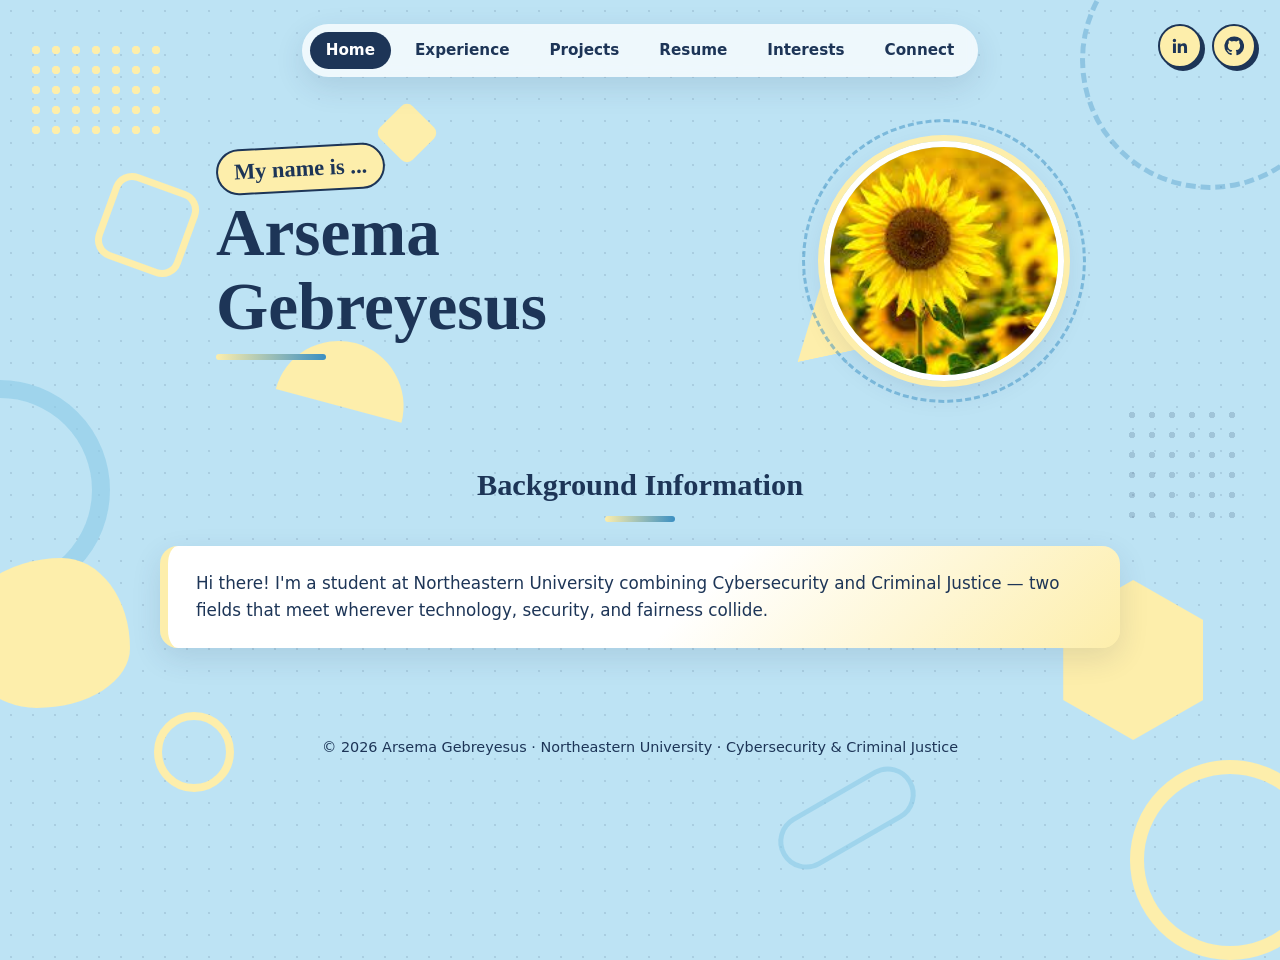
<file: index.html>
<!DOCTYPE html>
<html lang="en">

<head>
  <meta charset="utf-8">
  <meta name="viewport" content="width=device-width, initial-scale=1">
  <title>Arsema's Website</title>
  <link rel="stylesheet" href="styles.css">
</head>

<body>

  <div class="shape shape-ring"></div>
  <div class="shape shape-ring-dashed"></div>
  <div class="shape shape-ring-small"></div>
  <div class="shape shape-square"></div>
  <div class="shape shape-hex"></div>
  <div class="shape shape-dots"></div>
  <div class="shape shape-triangle"></div>
  <div class="shape shape-pill"></div>
  <div class="shape shape-blob"></div>
  <div class="shape shape-ring-yellow"></div>
  <div class="shape shape-diamond"></div>
  <div class="shape shape-half"></div>
  <div class="shape shape-dots-yellow"></div>

  <div class="social">
    <a href="https://www.linkedin.com/in/arsema-gebreyesus" target="_blank" aria-label="LinkedIn">
      <svg viewBox="0 0 24 24" fill="currentColor"><path d="M20.45 20.45h-3.56v-5.57c0-1.33-.02-3.04-1.85-3.04-1.85 0-2.14 1.45-2.14 2.94v5.67H9.35V9h3.41v1.56h.05c.48-.9 1.64-1.85 3.37-1.85 3.6 0 4.27 2.37 4.27 5.46v6.28zM5.34 7.43a2.06 2.06 0 1 1 0-4.13 2.06 2.06 0 0 1 0 4.13zM7.12 20.45H3.56V9h3.56v11.45z"/></svg>
    </a>
    <a href="https://github.com/arsemag" target="_blank" aria-label="GitHub">
      <svg viewBox="0 0 24 24" fill="currentColor"><path d="M12 .5a11.5 11.5 0 0 0-3.64 22.41c.58.1.79-.25.79-.56v-2c-3.2.7-3.88-1.37-3.88-1.37-.52-1.33-1.28-1.69-1.28-1.69-1.04-.71.08-.7.08-.7 1.15.08 1.76 1.19 1.76 1.19 1.03 1.76 2.69 1.25 3.35.96.1-.75.4-1.25.73-1.54-2.56-.29-5.25-1.28-5.25-5.69 0-1.26.45-2.29 1.19-3.1-.12-.29-.52-1.46.11-3.05 0 0 .97-.31 3.17 1.18a11 11 0 0 1 5.77 0c2.2-1.49 3.17-1.18 3.17-1.18.63 1.59.23 2.76.11 3.05.74.81 1.19 1.84 1.19 3.1 0 4.42-2.7 5.39-5.27 5.68.41.36.78 1.06.78 2.14v3.17c0 .31.21.67.8.56A11.5 11.5 0 0 0 12 .5z"/></svg>
    </a>
  </div>

  <nav class="section-nav">
    <a href="index.html" class="active">Home</a>
    <a href="experience.html">Experience</a>
    <a href="projects.html">Projects</a>
    <a href="Arsema_Gebreyesus_Resume.pdf" target="_blank">Resume</a>
    <a href="interest.html">Interests</a>
    <a href="connect.html">Connect</a>
  </nav>

  <main>

    <section class="hero">
      <div class="hero-text">
        <p class="name-intro">My name is ...</p>
        <p class="name">  <strong> Arsema Gebreyesus </strong>  </p>


      </div>

      <div class="portrait">
        <img src="images/download.jpg" alt="A bright sunflower in a field">
      </div>
    </section>

    <section>
      <p class="section-label">Background Information</p>

      <p class="intro">Hi there! I'm a student at Northeastern University combining Cybersecurity and
        Criminal Justice &mdash; two fields that meet wherever technology, security, and fairness collide.
  
      </p>
    </section>

  </main>

  <footer>
    &copy; 2026 Arsema Gebreyesus &middot; Northeastern University &middot; Cybersecurity &amp; Criminal Justice
  </footer>

</body>

</html>
</file>
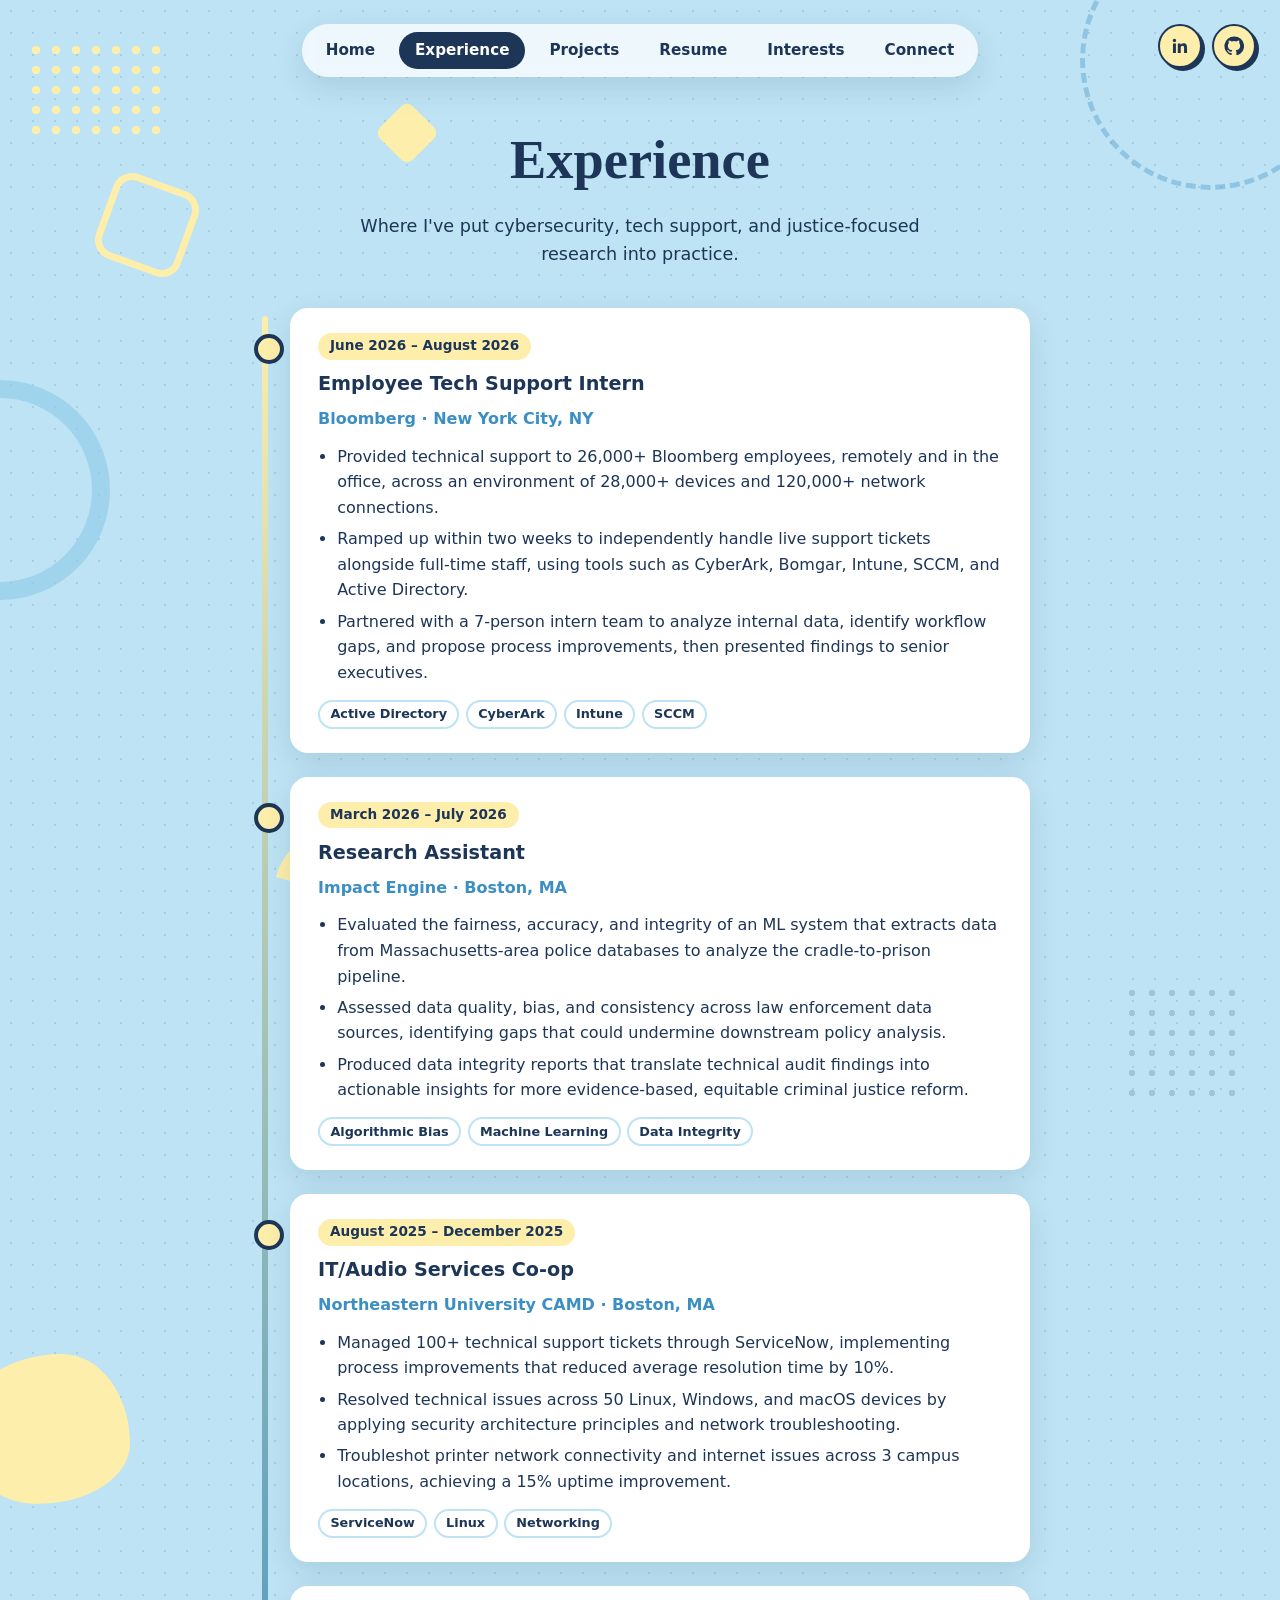
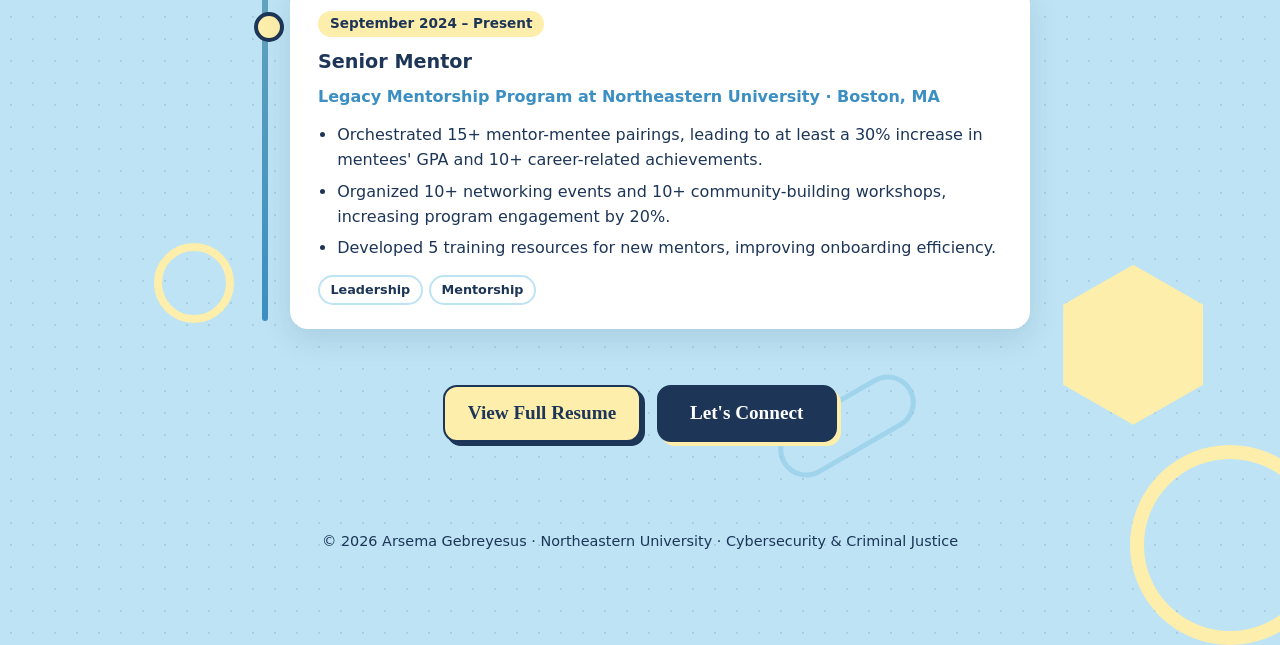
<file: experience.html>
<!DOCTYPE html>
<html lang="en">

<head>
  <meta charset="utf-8">
  <meta name="viewport" content="width=device-width, initial-scale=1">
  <title>Experience | Arsema Gebreyesus</title>
  <link rel="stylesheet" href="styles.css">
</head>

<body>

  <div class="shape shape-ring"></div>
  <div class="shape shape-ring-dashed"></div>
  <div class="shape shape-ring-small"></div>
  <div class="shape shape-square"></div>
  <div class="shape shape-hex"></div>
  <div class="shape shape-dots"></div>
  <div class="shape shape-triangle"></div>
  <div class="shape shape-pill"></div>
  <div class="shape shape-blob"></div>
  <div class="shape shape-ring-yellow"></div>
  <div class="shape shape-diamond"></div>
  <div class="shape shape-half"></div>
  <div class="shape shape-dots-yellow"></div>

  <div class="social">
    <a href="https://www.linkedin.com/in/arsema-gebreyesus" target="_blank" aria-label="LinkedIn">
      <svg viewBox="0 0 24 24" fill="currentColor"><path d="M20.45 20.45h-3.56v-5.57c0-1.33-.02-3.04-1.85-3.04-1.85 0-2.14 1.45-2.14 2.94v5.67H9.35V9h3.41v1.56h.05c.48-.9 1.64-1.85 3.37-1.85 3.6 0 4.27 2.37 4.27 5.46v6.28zM5.34 7.43a2.06 2.06 0 1 1 0-4.13 2.06 2.06 0 0 1 0 4.13zM7.12 20.45H3.56V9h3.56v11.45z"/></svg>
    </a>
    <a href="https://github.com/arsemag" target="_blank" aria-label="GitHub">
      <svg viewBox="0 0 24 24" fill="currentColor"><path d="M12 .5a11.5 11.5 0 0 0-3.64 22.41c.58.1.79-.25.79-.56v-2c-3.2.7-3.88-1.37-3.88-1.37-.52-1.33-1.28-1.69-1.28-1.69-1.04-.71.08-.7.08-.7 1.15.08 1.76 1.19 1.76 1.19 1.03 1.76 2.69 1.25 3.35.96.1-.75.4-1.25.73-1.54-2.56-.29-5.25-1.28-5.25-5.69 0-1.26.45-2.29 1.19-3.1-.12-.29-.52-1.46.11-3.05 0 0 .97-.31 3.17 1.18a11 11 0 0 1 5.77 0c2.2-1.49 3.17-1.18 3.17-1.18.63 1.59.23 2.76.11 3.05.74.81 1.19 1.84 1.19 3.1 0 4.42-2.7 5.39-5.27 5.68.41.36.78 1.06.78 2.14v3.17c0 .31.21.67.8.56A11.5 11.5 0 0 0 12 .5z"/></svg>
    </a>
  </div>

  <nav class="section-nav">
    <a href="index.html">Home</a>
    <a href="experience.html" class="active">Experience</a>
    <a href="projects.html">Projects</a>
    <a href="Arsema_Gebreyesus_Resume.pdf" target="_blank">Resume</a>
    <a href="interest.html">Interests</a>
    <a href="connect.html">Connect</a>
  </nav>

  <main>

    <h1 class="page-title">Experience</h1>
    <p class="page-subtitle">Where I've put cybersecurity, tech support, and justice-focused research into practice.</p>

    <section>
      <div class="timeline">

        <div class="timeline-item">
          <div class="card">
            <span class="date">June 2026 &ndash; August 2026</span>
            <h4>Employee Tech Support Intern</h4>
            <p class="org">Bloomberg &middot; New York City, NY</p>
            <ul>
              <li>Provided technical support to 26,000+ Bloomberg employees, remotely and in the office, across an
                environment of 28,000+ devices and 120,000+ network connections.</li>
              <li>Ramped up within two weeks to independently handle live support tickets alongside full-time staff,
                using tools such as CyberArk, Bomgar, Intune, SCCM, and Active Directory.</li>
              <li>Partnered with a 7-person intern team to analyze internal data, identify workflow gaps, and propose
                process improvements, then presented findings to senior executives.</li>
            </ul>
            <div class="tags">
              <span>Active Directory</span><span>CyberArk</span><span>Intune</span><span>SCCM</span>
            </div>
          </div>
        </div>

        <div class="timeline-item">
          <div class="card">
            <span class="date">March 2026 &ndash; July 2026</span>
            <h4>Research Assistant</h4>
            <p class="org">Impact Engine &middot; Boston, MA</p>
            <ul>
              <li>Evaluated the fairness, accuracy, and integrity of an ML system that extracts data from
                Massachusetts-area police databases to analyze the cradle-to-prison pipeline.</li>
              <li>Assessed data quality, bias, and consistency across law enforcement data sources, identifying gaps
                that could undermine downstream policy analysis.</li>
              <li>Produced data integrity reports that translate technical audit findings into actionable insights for
                more evidence-based, equitable criminal justice reform.</li>
            </ul>
            <div class="tags">
              <span>Algorithmic Bias</span><span>Machine Learning</span><span>Data Integrity</span>
            </div>
          </div>
        </div>

        <div class="timeline-item">
          <div class="card">
            <span class="date">August 2025 &ndash; December 2025</span>
            <h4>IT/Audio Services Co-op</h4>
            <p class="org">Northeastern University CAMD &middot; Boston, MA</p>
            <ul>
              <li>Managed 100+ technical support tickets through ServiceNow, implementing process improvements that
                reduced average resolution time by 10%.</li>
              <li>Resolved technical issues across 50 Linux, Windows, and macOS devices by applying security
                architecture principles and network troubleshooting.</li>
              <li>Troubleshot printer network connectivity and internet issues across 3 campus locations, achieving a
                15% uptime improvement.</li>
            </ul>
            <div class="tags">
              <span>ServiceNow</span><span>Linux</span><span>Networking</span>
            </div>
          </div>
        </div>

        <div class="timeline-item">
          <div class="card">
            <span class="date">September 2024 &ndash; Present</span>
            <h4>Senior Mentor</h4>
            <p class="org">Legacy Mentorship Program at Northeastern University &middot; Boston, MA</p>
            <ul>
              <li>Orchestrated 15+ mentor-mentee pairings, leading to at least a 30% increase in mentees' GPA and 10+
                career-related achievements.</li>
              <li>Organized 10+ networking events and 10+ community-building workshops, increasing program engagement
                by 20%.</li>
              <li>Developed 5 training resources for new mentors, improving onboarding efficiency.</li>
            </ul>
            <div class="tags">
              <span>Leadership</span><span>Mentorship</span>
            </div>
          </div>
        </div>

      </div>
    </section>

    <section>
      <div class="button-row">
        <a class="btn" href="Arsema_Gebreyesus_Resume.pdf" target="_blank">View Full Resume</a>
        <a class="btn dark" href="connect.html">Let's Connect</a>
      </div>
    </section>

  </main>

  <footer>
    &copy; 2026 Arsema Gebreyesus &middot; Northeastern University &middot; Cybersecurity &amp; Criminal Justice
  </footer>

</body>

</html>
</file>
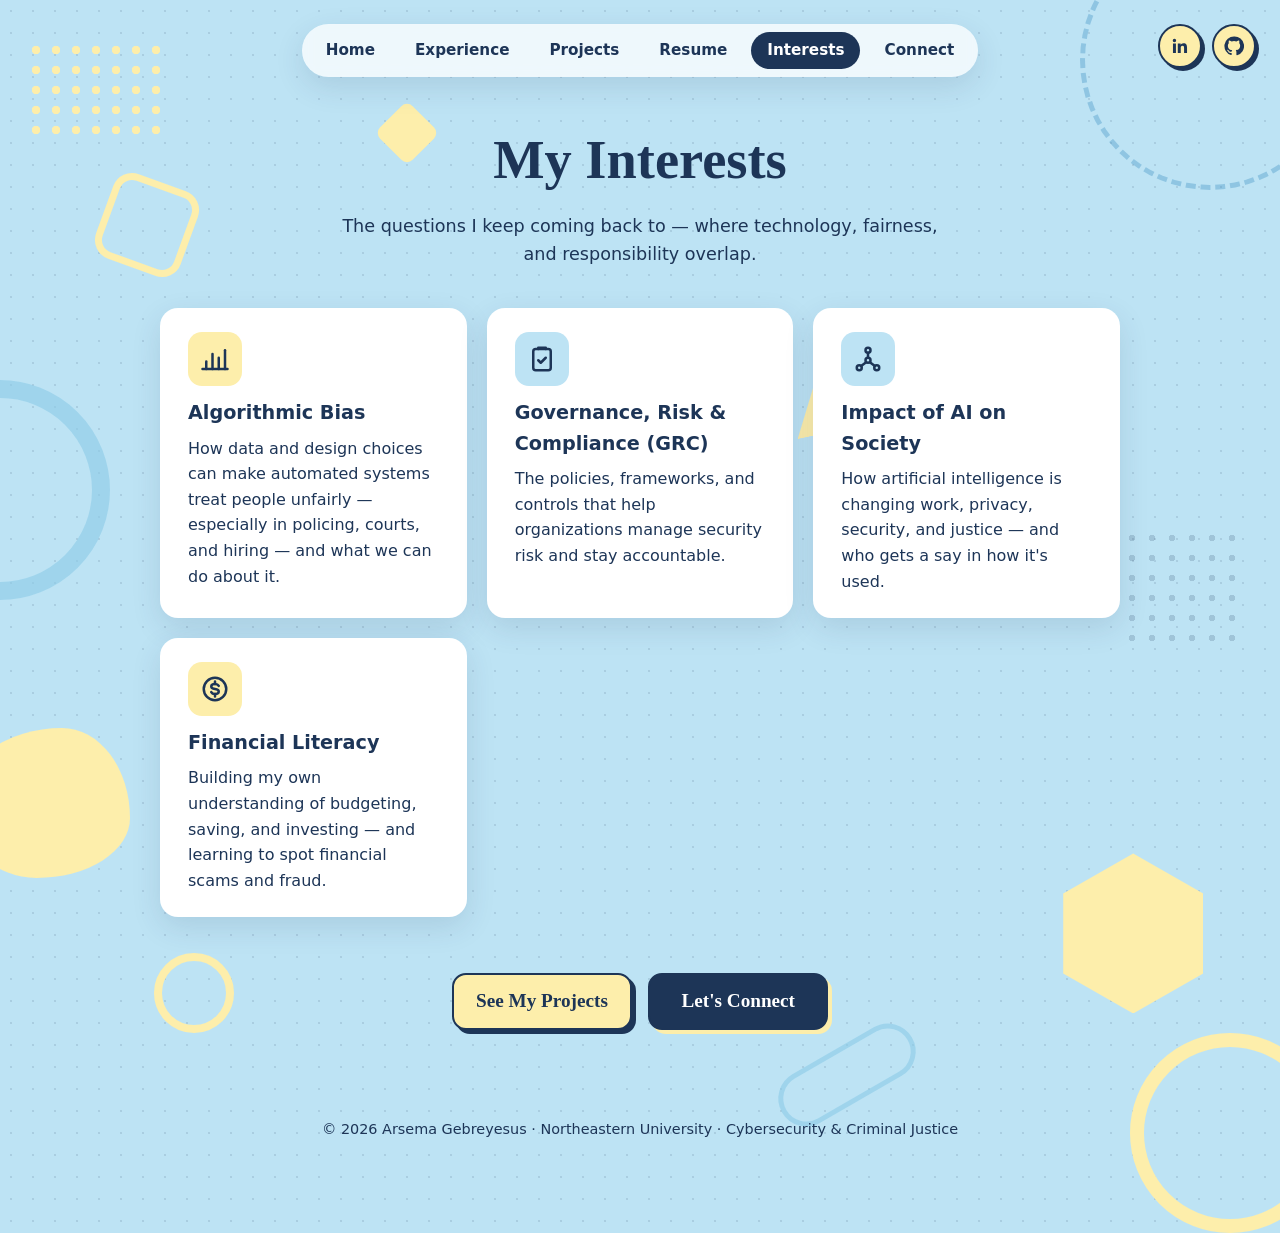
<file: interest.html>
<!DOCTYPE html>
<html lang="en">

<head>
  <meta charset="utf-8">
  <meta name="viewport" content="width=device-width, initial-scale=1">
  <title>Interests | Arsema Gebreyesus</title>
  <link rel="stylesheet" href="styles.css">
</head>

<body>

  <div class="shape shape-ring"></div>
  <div class="shape shape-ring-dashed"></div>
  <div class="shape shape-ring-small"></div>
  <div class="shape shape-square"></div>
  <div class="shape shape-hex"></div>
  <div class="shape shape-dots"></div>
  <div class="shape shape-triangle"></div>
  <div class="shape shape-pill"></div>
  <div class="shape shape-blob"></div>
  <div class="shape shape-ring-yellow"></div>
  <div class="shape shape-diamond"></div>
  <div class="shape shape-half"></div>
  <div class="shape shape-dots-yellow"></div>

  <div class="social">
    <a href="https://www.linkedin.com/in/arsema-gebreyesus" target="_blank" aria-label="LinkedIn">
      <svg viewBox="0 0 24 24" fill="currentColor"><path d="M20.45 20.45h-3.56v-5.57c0-1.33-.02-3.04-1.85-3.04-1.85 0-2.14 1.45-2.14 2.94v5.67H9.35V9h3.41v1.56h.05c.48-.9 1.64-1.85 3.37-1.85 3.6 0 4.27 2.37 4.27 5.46v6.28zM5.34 7.43a2.06 2.06 0 1 1 0-4.13 2.06 2.06 0 0 1 0 4.13zM7.12 20.45H3.56V9h3.56v11.45z"/></svg>
    </a>
    <a href="https://github.com/arsemag" target="_blank" aria-label="GitHub">
      <svg viewBox="0 0 24 24" fill="currentColor"><path d="M12 .5a11.5 11.5 0 0 0-3.64 22.41c.58.1.79-.25.79-.56v-2c-3.2.7-3.88-1.37-3.88-1.37-.52-1.33-1.28-1.69-1.28-1.69-1.04-.71.08-.7.08-.7 1.15.08 1.76 1.19 1.76 1.19 1.03 1.76 2.69 1.25 3.35.96.1-.75.4-1.25.73-1.54-2.56-.29-5.25-1.28-5.25-5.69 0-1.26.45-2.29 1.19-3.1-.12-.29-.52-1.46.11-3.05 0 0 .97-.31 3.17 1.18a11 11 0 0 1 5.77 0c2.2-1.49 3.17-1.18 3.17-1.18.63 1.59.23 2.76.11 3.05.74.81 1.19 1.84 1.19 3.1 0 4.42-2.7 5.39-5.27 5.68.41.36.78 1.06.78 2.14v3.17c0 .31.21.67.8.56A11.5 11.5 0 0 0 12 .5z"/></svg>
    </a>
  </div>

  <nav class="section-nav">
    <a href="index.html">Home</a>
    <a href="experience.html">Experience</a>
    <a href="projects.html">Projects</a>
    <a href="Arsema_Gebreyesus_Resume.pdf" target="_blank">Resume</a>
    <a href="interest.html" class="active">Interests</a>
    <a href="connect.html">Connect</a>
  </nav>

  <main>

    <h1 class="page-title">My Interests</h1>
    <p class="page-subtitle">The questions I keep coming back to &mdash; where technology, fairness,
      and responsibility overlap.</p>

    <section>
      <div class="grid">

        <div class="card">
          <div class="icon">
            <svg viewBox="0 0 24 24" fill="none" stroke="#1d3557" stroke-width="2" stroke-linecap="round" stroke-linejoin="round"><path d="M2 20h20"/><path d="M5 20v-6"/><path d="M10 20V8"/><path d="M15 20v-9"/><path d="M20 20V5"/></svg>
          </div>
          <h4>Algorithmic Bias</h4>
          <p>How data and design choices can make automated systems treat people unfairly &mdash;
            especially in policing, courts, and hiring &mdash; and what we can do about it.</p>
        </div>

        <div class="card">
          <div class="icon blue">
            <svg viewBox="0 0 24 24" fill="none" stroke="#1d3557" stroke-width="2" stroke-linecap="round" stroke-linejoin="round"><rect x="5" y="4" width="14" height="17" rx="2"/><path d="M9 4V3h6v1"/><path d="M9 13l2 2 4-4"/></svg>
          </div>
          <h4>Governance, Risk &amp; Compliance (GRC)</h4>
          <p>The policies, frameworks, and controls that help organizations manage security risk
            and stay accountable.</p>
        </div>

        <div class="card">
          <div class="icon blue">
            <svg viewBox="0 0 24 24" fill="none" stroke="#1d3557" stroke-width="2" stroke-linecap="round" stroke-linejoin="round"><circle cx="12" cy="5" r="2"/><circle cx="5" cy="19" r="2"/><circle cx="19" cy="19" r="2"/><circle cx="12" cy="13" r="2"/><path d="M12 7v4M10.5 14.5l-4 3M13.5 14.5l4 3"/></svg>
          </div>
          <h4>Impact of AI on Society</h4>
          <p>How artificial intelligence is changing work, privacy, security, and justice &mdash;
            and who gets a say in how it's used.</p>
        </div>

        <div class="card">
          <div class="icon">
            <svg viewBox="0 0 24 24" fill="none" stroke="#1d3557" stroke-width="2" stroke-linecap="round" stroke-linejoin="round"><circle cx="12" cy="12" r="9"/><path d="M15 9.5c-.5-1-1.6-1.5-3-1.5-1.7 0-3 .8-3 2s1.3 1.8 3 2 3 .8 3 2-1.3 2-3 2c-1.4 0-2.5-.5-3-1.5"/><path d="M12 6v2M12 16v2"/></svg>
          </div>
          <h4>Financial Literacy</h4>
          <p>Building my own understanding of budgeting, saving, and investing &mdash; and learning
            to spot financial scams and fraud.</p>
        </div>

      </div>
    </section>

    <section>
      <div class="button-row">
        <a class="btn" href="projects.html">See My Projects</a>
        <a class="btn dark" href="connect.html">Let's Connect</a>
      </div>
    </section>

  </main>

  <footer>
    &copy; 2026 Arsema Gebreyesus &middot; Northeastern University &middot; Cybersecurity &amp; Criminal Justice
  </footer>

</body>

</html>
</file>
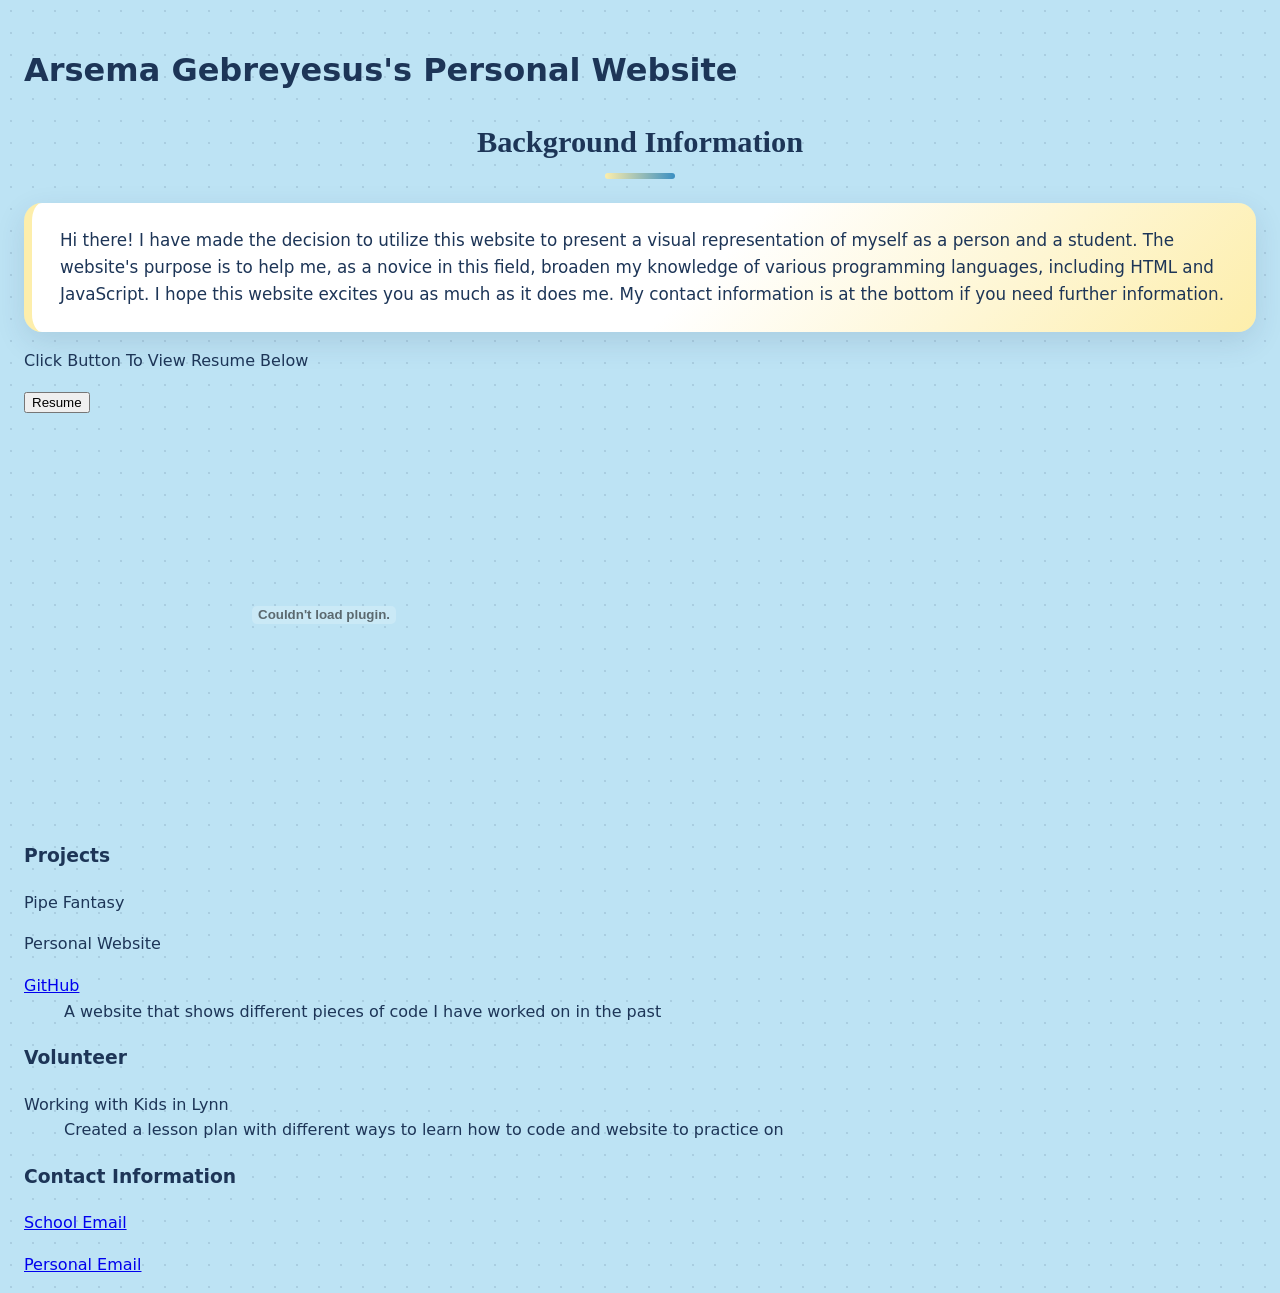
<file: intro.html>
<!DOCTYPE html>
<html lang="en">

<head>
  <meta charset="utf-8">
  <meta name="viewport" content="width=device-width, initial-scale=1">
  <title>Arsema's Website</title>
  <link rel="stylesheet" href="styles.css">
</head>

<body>

  <h1>Arsema Gebreyesus's Personal Website</h1>

  <p class="section-label">Background Information</p>

  <p class="intro">Hi there! I have made the decision to utilize this website to present a visual
    representation of myself as a person and a student. The website's purpose is to help me, as a
    novice in this field, broaden my knowledge of various programming languages, including HTML and
    JavaScript. I hope this website excites you as much as it does me. My contact information is at
    the bottom if you need further information.</p>

  <p>Click Button To View Resume Below</p>

  <button onclick="showPDF ()">Resume</button>
  <div id="pdf-container">
    <embed id="pdf-viewer" type="application/pdf" width="600" height="400">
  </div>
  <script>
    function showPDF () {
      var pdfContainer = document.getElementById("pdf-container");
      var pdfViewer = document.getElementById("pdf-viewer");

      if (pdfContainer.style.display === "none" || pdfContainer.style.display === "") {
        pdfContainer.style.display = "block";
      } else {
        pdfContainer.style.display = "none";
      }

      pdfViewer.src = "file:///Users/arsemag/Downloads/Combined%20Resume%20%20.pdf";
    }
  </script>

  <h3>Projects</h3>
  <p>Pipe Fantasy</p>
  <p>Personal Website</p>

  <dl>
    <dt>
      <a href="https://github.com/arsemag" target="_blank" title="Want to see my GitHub">GitHub</a>
    </dt>
    <dd>A website that shows different pieces of code I have worked on in the past</dd>
  </dl>

  <h3>Volunteer</h3>

  <dl>
    <dt>Working with Kids in Lynn</dt>
    <dd>Created a lesson plan with different ways to learn how to code and website to practice on</dd>
  </dl>

  <h3>Contact Information</h3>

  <p>
    <a href="mailto:gebreyesus.a@northeastern.edu" title="school email">School Email</a>
  </p>
  <p>
    <a href="mailto:arsemagebr@gmail.com" title="personal email">Personal Email</a>
  </p>

</body>

</html>
</file>
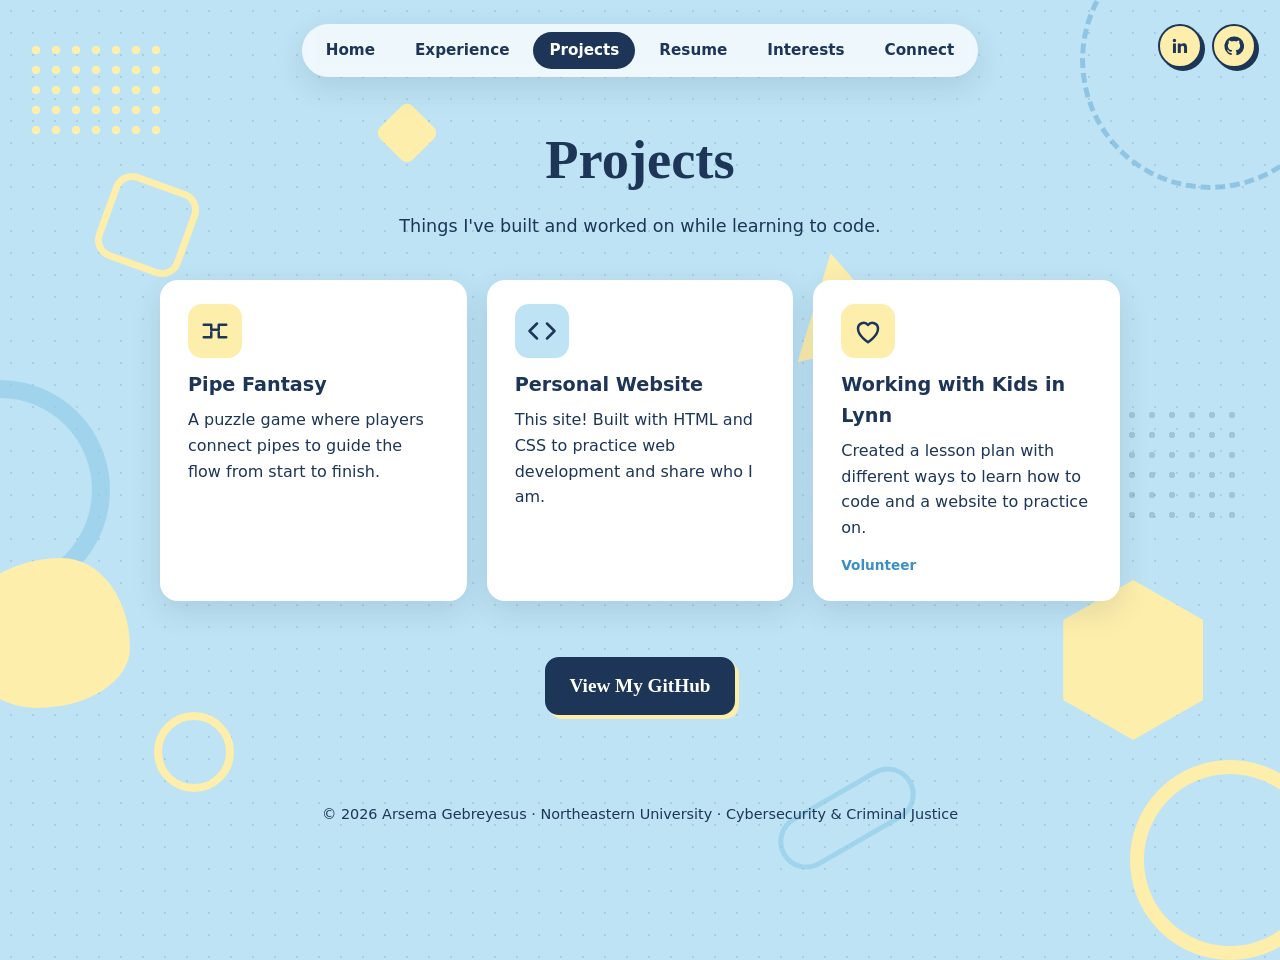
<file: projects.html>
<!DOCTYPE html>
<html lang="en">

<head>
  <meta charset="utf-8">
  <meta name="viewport" content="width=device-width, initial-scale=1">
  <title>Projects | Arsema Gebreyesus</title>
  <link rel="stylesheet" href="styles.css">
</head>

<body>

  <div class="shape shape-ring"></div>
  <div class="shape shape-ring-dashed"></div>
  <div class="shape shape-ring-small"></div>
  <div class="shape shape-square"></div>
  <div class="shape shape-hex"></div>
  <div class="shape shape-dots"></div>
  <div class="shape shape-triangle"></div>
  <div class="shape shape-pill"></div>
  <div class="shape shape-blob"></div>
  <div class="shape shape-ring-yellow"></div>
  <div class="shape shape-diamond"></div>
  <div class="shape shape-half"></div>
  <div class="shape shape-dots-yellow"></div>

  <div class="social">
    <a href="https://www.linkedin.com/in/arsema-gebreyesus" target="_blank" aria-label="LinkedIn">
      <svg viewBox="0 0 24 24" fill="currentColor"><path d="M20.45 20.45h-3.56v-5.57c0-1.33-.02-3.04-1.85-3.04-1.85 0-2.14 1.45-2.14 2.94v5.67H9.35V9h3.41v1.56h.05c.48-.9 1.64-1.85 3.37-1.85 3.6 0 4.27 2.37 4.27 5.46v6.28zM5.34 7.43a2.06 2.06 0 1 1 0-4.13 2.06 2.06 0 0 1 0 4.13zM7.12 20.45H3.56V9h3.56v11.45z"/></svg>
    </a>
    <a href="https://github.com/arsemag" target="_blank" aria-label="GitHub">
      <svg viewBox="0 0 24 24" fill="currentColor"><path d="M12 .5a11.5 11.5 0 0 0-3.64 22.41c.58.1.79-.25.79-.56v-2c-3.2.7-3.88-1.37-3.88-1.37-.52-1.33-1.28-1.69-1.28-1.69-1.04-.71.08-.7.08-.7 1.15.08 1.76 1.19 1.76 1.19 1.03 1.76 2.69 1.25 3.35.96.1-.75.4-1.25.73-1.54-2.56-.29-5.25-1.28-5.25-5.69 0-1.26.45-2.29 1.19-3.1-.12-.29-.52-1.46.11-3.05 0 0 .97-.31 3.17 1.18a11 11 0 0 1 5.77 0c2.2-1.49 3.17-1.18 3.17-1.18.63 1.59.23 2.76.11 3.05.74.81 1.19 1.84 1.19 3.1 0 4.42-2.7 5.39-5.27 5.68.41.36.78 1.06.78 2.14v3.17c0 .31.21.67.8.56A11.5 11.5 0 0 0 12 .5z"/></svg>
    </a>
  </div>

  <nav class="section-nav">
    <a href="index.html">Home</a>
    <a href="experience.html">Experience</a>
    <a href="projects.html" class="active">Projects</a>
    <a href="Arsema_Gebreyesus_Resume.pdf" target="_blank">Resume</a>
    <a href="interest.html">Interests</a>
    <a href="connect.html">Connect</a>
  </nav>

  <main>

    <h1 class="page-title">Projects</h1>
    <p class="page-subtitle">Things I've built and worked on while learning to code.</p>

    <section>
      <div class="grid">

        <div class="card">
          <div class="icon">
            <svg viewBox="0 0 24 24" fill="none" stroke="#1d3557" stroke-width="2" stroke-linecap="round" stroke-linejoin="round"><path d="M3 7h6v4h6V7h6"/><path d="M3 17h6v-4"/><path d="M15 13v4h6"/></svg>
          </div>
          <h4>Pipe Fantasy</h4>
          <p>A puzzle game where players connect pipes to guide the flow from start to finish.</p>
        </div>

        <div class="card">
          <div class="icon blue">
            <svg viewBox="0 0 24 24" fill="none" stroke="#1d3557" stroke-width="2" stroke-linecap="round" stroke-linejoin="round"><path d="M8 6l-6 6 6 6M16 6l6 6-6 6"/></svg>
          </div>
          <h4>Personal Website</h4>
          <p>This site! Built with HTML and CSS to practice web development and share who I am.</p>
        </div>

        <div class="card">
          <div class="icon">
            <svg viewBox="0 0 24 24" fill="none" stroke="#1d3557" stroke-width="2" stroke-linecap="round" stroke-linejoin="round"><path d="M12 21s-8-5-8-11a4.5 4.5 0 0 1 8-2.8A4.5 4.5 0 0 1 20 10c0 6-8 11-8 11z"/></svg>
          </div>
          <h4>Working with Kids in Lynn</h4>
          <p>Created a lesson plan with different ways to learn how to code and a website to practice on.</p>
          <span class="meta">Volunteer</span>
        </div>

      </div>
    </section>

    <section>
      <div class="button-row">
        <a class="btn dark" href="https://github.com/arsemag" target="_blank">View My GitHub</a>
      </div>
    </section>

  </main>

  <footer>
    &copy; 2026 Arsema Gebreyesus &middot; Northeastern University &middot; Cybersecurity &amp; Criminal Justice
  </footer>

</body>

</html>
</file>
<file: styles.css>
/* ==========================================================
   Theme: "Sunlit Shield"
   Baby blue sky + butter-yellow sunflower warmth, held together
   by deep navy — soft and friendly, but structured and secure.
   Cybersecurity (shields, grids) meets Criminal Justice (scales).
   ========================================================== */

:root {
  --baby-blue: #bde3f4;
  --sky: #8ccbe8;
  --deep-sky: #3b8fc2;
  --butter-yellow: #fdeeab;
  --navy: #1d3557;
  --white: #ffffff;
  --black: #000000;

  --font-display: Papyrus, "Palatino Linotype", Palatino, Georgia, serif;
  --font-body: system-ui, -apple-system, "Segoe UI", Helvetica, Arial, sans-serif;

  --radius: 18px;
  --shadow: 0 10px 30px rgba(29, 53, 87, 0.12);
}

* {
  box-sizing: border-box;
}

body {
  background-color: var(--baby-blue);
  /* faint dot grid — a quiet nod to circuits and data */
  background-image: radial-gradient(rgba(29, 53, 87, 0.12) 1px, transparent 1px);
  background-size: 22px 22px;
  color: var(--navy);
  font-family: var(--font-body);
  line-height: 1.6;
  margin: 0;
  padding: 1.5rem 1.5rem 0;
  min-height: 100vh;
  overflow-x: hidden;
  position: relative;
}

/* ---------- Decorative background shapes ---------- */

.shape {
  position: absolute;
  z-index: -1;
  pointer-events: none;
  /* gentle drift so the background feels alive */
  animation: float 9s ease-in-out infinite;
}

@keyframes float {
  50% {
    translate: 0 -16px;
  }
}

/* big blue outline ring, peeking in from the left */
.shape-ring {
  width: 220px;
  height: 220px;
  border-radius: 50%;
  border: 18px solid var(--sky);
  top: 380px;
  left: -110px;
  opacity: 0.6;
}

/* dashed ring, top right */
.shape-ring-dashed {
  width: 260px;
  height: 260px;
  border-radius: 50%;
  border: 5px dashed var(--deep-sky);
  top: -70px;
  right: -60px;
  opacity: 0.35;
  animation-duration: 12s;
}

/* small yellow ring, lower left */
.shape-ring-small {
  width: 80px;
  height: 80px;
  border-radius: 50%;
  border: 8px solid var(--butter-yellow);
  bottom: 12%;
  left: 12%;
  opacity: 1;
  animation-delay: -3s;
}

/* outlined rounded square, tilted, in yellow */
.shape-square {
  width: 90px;
  height: 90px;
  border-radius: 20px;
  border: 7px solid var(--butter-yellow);
  rotate: 20deg;
  top: 180px;
  left: 8%;
  opacity: 1;
  animation-delay: -5s;
}

/* soft butter-yellow hexagon — a nod to security "honeycomb" networks */
.shape-hex {
  width: 140px;
  height: 160px;
  background: var(--butter-yellow);
  clip-path: polygon(50% 0, 100% 25%, 100% 75%, 50% 100%, 0 75%, 0 25%);
  bottom: 160px;
  right: 6%;
  opacity: 1;
  animation-duration: 11s;
}

/* little grid of dots, like a data matrix */
.shape-dots {
  width: 120px;
  height: 120px;
  background-image: radial-gradient(var(--navy) 3px, transparent 3.5px);
  background-size: 20px 20px;
  top: 45%;
  right: 3%;
  opacity: 0.18;
  animation-duration: 14s;
}

/* soft butter-yellow triangle */
.shape-triangle {
  width: 110px;
  height: 100px;
  background: var(--butter-yellow);
  clip-path: polygon(50% 0, 100% 100%, 0 100%);
  rotate: -12deg;
  top: 28%;
  right: 30%;
  opacity: 1;
  animation-delay: -4s;
}

/* outlined capsule, bottom right */
.shape-pill {
  width: 150px;
  height: 56px;
  border-radius: 999px;
  border: 5px solid var(--sky);
  rotate: -30deg;
  bottom: 6%;
  right: 28%;
  opacity: 0.6;
  animation-duration: 10s;
  animation-delay: -1s;
}

/* ---- extra butter-yellow shapes ---- */

/* soft organic blob, mid left */
.shape-blob {
  width: 170px;
  height: 150px;
  background: var(--butter-yellow);
  border-radius: 60% 40% 55% 45% / 50% 60% 40% 50%;
  top: 62%;
  left: -40px;
  animation-duration: 13s;
}

/* big butter-yellow outline ring, lower right */
.shape-ring-yellow {
  width: 200px;
  height: 200px;
  border-radius: 50%;
  border: 14px solid var(--butter-yellow);
  bottom: -60px;
  right: -50px;
  animation-delay: -2s;
}

/* small tilted diamond near the top */
.shape-diamond {
  width: 46px;
  height: 46px;
  background: var(--butter-yellow);
  border-radius: 8px;
  rotate: 45deg;
  top: 110px;
  left: 30%;
  animation-delay: -6s;
}

/* half circle, like a rising sun */
.shape-half {
  width: 130px;
  height: 65px;
  background: var(--butter-yellow);
  border-radius: 130px 130px 0 0;
  rotate: 15deg;
  top: 38%;
  left: 22%;
  animation-duration: 12s;
  animation-delay: -7s;
}

/* grid of butter-yellow dots, upper left */
.shape-dots-yellow {
  width: 140px;
  height: 100px;
  background-image: radial-gradient(var(--butter-yellow) 4px, transparent 4.5px);
  background-size: 20px 20px;
  top: 40px;
  left: 2%;
  animation-duration: 15s;
}

@media (prefers-reduced-motion: reduce) {
  .shape {
    animation: none;
  }
}

/* ---------- Social icons (top right corner) ---------- */

.social {
  position: absolute;
  top: 1.5rem;
  right: 1.5rem;
  display: flex;
  gap: 0.6rem;
  z-index: 2;
}

.social a {
  width: 44px;
  height: 44px;
  border-radius: 50%;
  display: grid;
  place-items: center;
  background: var(--butter-yellow);
  color: var(--navy);
  border: 2px solid var(--navy);
  box-shadow: 3px 3px 0 var(--navy);
  transition: transform 0.15s, box-shadow 0.15s, background-color 0.15s;
}

.social a:hover {
  background: var(--white);
  transform: translate(-2px, -2px);
  box-shadow: 5px 5px 0 var(--navy);
}

.social svg {
  width: 20px;
  height: 20px;
}

/* ---------- Navigation ---------- */

.section-nav {
  display: flex;
  flex-wrap: wrap;
  justify-content: center;
  gap: 0.5rem;
  width: fit-content;
  max-width: 100%;
  margin: 0 auto 2.5rem;
  padding: 0.5rem;
  background: rgba(255, 255, 255, 0.75);
  border-radius: 999px;
  box-shadow: var(--shadow);
  backdrop-filter: blur(6px);
}

.section-nav a {
  color: var(--navy);
  text-decoration: none;
  font-size: 0.95rem;
  font-weight: 600;
  padding: 0.4rem 1rem;
  border-radius: 999px;
  transition: background-color 0.2s;
}

.section-nav a:hover {
  background-color: var(--butter-yellow);
}

.section-nav a.active {
  background-color: var(--navy);
  color: var(--white);
}

/* ---------- Layout ---------- */

main {
  max-width: 960px;
  margin: 0 auto;
}

section {
  margin-bottom: 3.5rem;
}

/* ---------- Hero ---------- */

/* name on the left, sunflower on the right */
.hero {
  display: flex;
  align-items: center;
  justify-content: center;
  gap: 3rem;
  padding: 1.5rem 0;
}

.hero-text {
  flex: 1 1 auto;
  max-width: 560px;
  text-align: left;
}

/* "My name is ..." as a yellow sticker-style tag */
.name-intro {
  display: inline-block;
  font-family: var(--font-display);
  font-size: 1.4rem;
  font-weight: 700;
  margin: 0;
  padding: 0.2rem 1rem;
  background: var(--butter-yellow);
  border: 2px solid var(--navy);
  border-radius: 999px;
  rotate: -3deg;
}

.name {
  font-family: var(--font-display);
  font-size: clamp(2.6rem, 7vw, 4.2rem);
  font-weight: 700;
  line-height: 1.1;
  margin: 0.25rem 0 1rem;
  color: var(--navy);
}

/* short gold-to-blue accent bar under the name */
.name::after {
  content: "";
  display: block;
  width: 110px;
  height: 6px;
  margin-top: 0.6rem;
  border-radius: 6px;
  background: linear-gradient(90deg, var(--butter-yellow), var(--deep-sky));
}



.tagline {
  font-size: 1.15rem;
  margin: 1.25rem 0 1rem;
}

/* yellow marker underline on the key words */
.tagline strong {
  background: linear-gradient(transparent 60%, var(--butter-yellow) 60%);
}


/* sunflower photo framed in a circle */
.portrait {
  position: relative;
  flex: 0 0 auto;
  width: 240px;
  height: 240px;
}

.portrait img {
  width: 100%;
  height: 100%;
  object-fit: cover;
  border-radius: 50%;
  /* white gap, then a butter-yellow outline */
  border: 6px solid var(--white);
  outline: 6px solid var(--butter-yellow);
  box-shadow: var(--shadow);
}

/* dashed blue orbit ring around the photo */
.portrait::before {
  content: "";
  position: absolute;
  inset: -22px;
  border-radius: 50%;
  border: 3px dashed var(--deep-sky);
  opacity: 0.5;
}

/* ---------- Headings & cards ---------- */

.section-label {
  font-family: var(--font-display);
  font-size: 1.9rem;
  font-weight: 700;
  text-align: center;
  margin: 0 0 1.5rem;
}

.section-label::after {
  content: "";
  display: block;
  width: 70px;
  height: 6px;
  margin: 0.4rem auto 0;
  border-radius: 6px;
  background: linear-gradient(90deg, var(--butter-yellow), var(--deep-sky));
}

.page-title {
  font-family: var(--font-display);
  font-size: clamp(2.2rem, 6vw, 3.4rem);
  text-align: center;
  margin: 0.5rem 0 0.5rem;
}

.page-subtitle {
  text-align: center;
  max-width: 620px;
  margin: 0 auto 2.5rem;
  font-size: 1.1rem;
}

.intro,
.card {
  background-color: var(--white);
  border-radius: var(--radius);
  box-shadow: var(--shadow);
  padding: 1.5rem 1.75rem;
}

.intro {
  /* warm white-to-butter wash with a sunflower edge */
  background: linear-gradient(135deg, var(--white) 55%, var(--butter-yellow));
  border-left: 8px solid var(--butter-yellow);
  font-size: 1.05rem;
  margin: 0;
}

.grid {
  display: grid;
  grid-template-columns: repeat(auto-fit, minmax(240px, 1fr));
  gap: 1.25rem;
}

.card {
  position: relative;
  transition: transform 0.2s, box-shadow 0.2s;
}

.card:hover {
  transform: translateY(-4px);
  box-shadow: 0 16px 36px rgba(29, 53, 87, 0.18);
}

.card h4 {
  font-size: 1.2rem;
  margin: 0.75rem 0 0.4rem;
}

.card p {
  margin: 0;
}

.card a {
  color: var(--deep-sky);
  font-weight: 600;
  word-break: break-word;
}

.card .icon {
  width: 54px;
  height: 54px;
  border-radius: 14px;
  display: grid;
  place-items: center;
  background: var(--butter-yellow);
}

.card .icon.blue {
  background: var(--baby-blue);
}

.card .icon svg {
  width: 30px;
  height: 30px;
}

.card.wide {
  grid-column: 1 / -1;
}

.card .meta {
  display: inline-block;
  margin-top: 0.9rem;
  font-size: 0.85rem;
  font-weight: 600;
  color: var(--deep-sky);
}

/* ---------- Experience timeline ---------- */

.timeline {
  position: relative;
  max-width: 780px;
  margin: 0 auto;
  padding-left: 2.5rem;
}

/* the vertical line */
.timeline::before {
  content: "";
  position: absolute;
  top: 0.5rem;
  bottom: 0.5rem;
  left: 0.75rem;
  width: 6px;
  border-radius: 6px;
  background: linear-gradient(var(--butter-yellow), var(--deep-sky));
}

.timeline-item {
  position: relative;
  margin-bottom: 1.5rem;
}

/* butter-yellow dot on the line for each job */
.timeline-item::before {
  content: "";
  position: absolute;
  top: 1.6rem;
  left: -2.25rem;
  width: 22px;
  height: 22px;
  border-radius: 50%;
  background: var(--butter-yellow);
  border: 4px solid var(--navy);
}

.timeline .date {
  display: inline-block;
  font-size: 0.85rem;
  font-weight: 700;
  padding: 0.15rem 0.75rem;
  border-radius: 999px;
  background: var(--butter-yellow);
}

.timeline .card h4 {
  margin-top: 0.6rem;
}

.timeline .org {
  font-weight: 600;
  color: var(--deep-sky);
}

.timeline ul {
  margin: 0.75rem 0 0;
  padding-left: 1.2rem;
}

.timeline li {
  margin-bottom: 0.35rem;
}

.tags {
  display: flex;
  flex-wrap: wrap;
  gap: 0.4rem;
  margin-top: 0.9rem;
}

.tags span {
  font-size: 0.8rem;
  font-weight: 600;
  padding: 0.15rem 0.65rem;
  border-radius: 999px;
  border: 2px solid var(--baby-blue);
}

/* ---------- Buttons (centered) ---------- */

.button-row {
  display: flex;
  flex-wrap: wrap;
  justify-content: center;
  gap: 1rem;
}

.btn {
  display: inline-block;
  min-width: 180px;
  text-align: center;
  background-color: var(--butter-yellow);
  color: var(--navy);
  font-family: var(--font-display);
  font-size: 1.2rem;
  font-weight: 700;
  padding: 0.7rem 1.4rem;
  border: 2px solid var(--navy);
  border-radius: 14px;
  box-shadow: 4px 4px 0 var(--navy);
  text-decoration: none;
  transition: transform 0.15s, box-shadow 0.15s, background-color 0.15s;
}

.btn:hover {
  background-color: var(--white);
  transform: translate(-2px, -2px);
  box-shadow: 6px 6px 0 var(--navy);
}

.btn:active {
  transform: translate(2px, 2px);
  box-shadow: 2px 2px 0 var(--navy);
}

.btn.dark {
  background-color: var(--navy);
  color: var(--white);
  box-shadow: 4px 4px 0 var(--butter-yellow);
}

.btn.dark:hover {
  background-color: var(--deep-sky);
  box-shadow: 6px 6px 0 var(--butter-yellow);
}

/* ---------- Footer ---------- */

footer {
  text-align: center;
  padding: 2rem 1rem;
  font-size: 0.9rem;
}

footer a {
  color: var(--navy);
  font-weight: 600;
}

/* ---------- Small screens ---------- */

/* stack the photo under the name on narrow screens */
@media (max-width: 720px) {
  /* icons sit above the nav instead of overlapping it */
  .social {
    position: static;
    justify-content: center;
    margin-bottom: 1rem;
  }

  .hero {
    flex-direction: column-reverse;
    gap: 2rem;
  }

  .hero-text {
    text-align: center;
  }

  .name::after {
    margin-inline: auto;
  }
}

@media (max-width: 600px) {
  .portrait {
    width: 190px;
    height: 190px;
  }

  .shape-ring-dashed {
    width: 180px;
    height: 180px;
  }

  .btn {
    min-width: 100%;
  }
}
</file>
